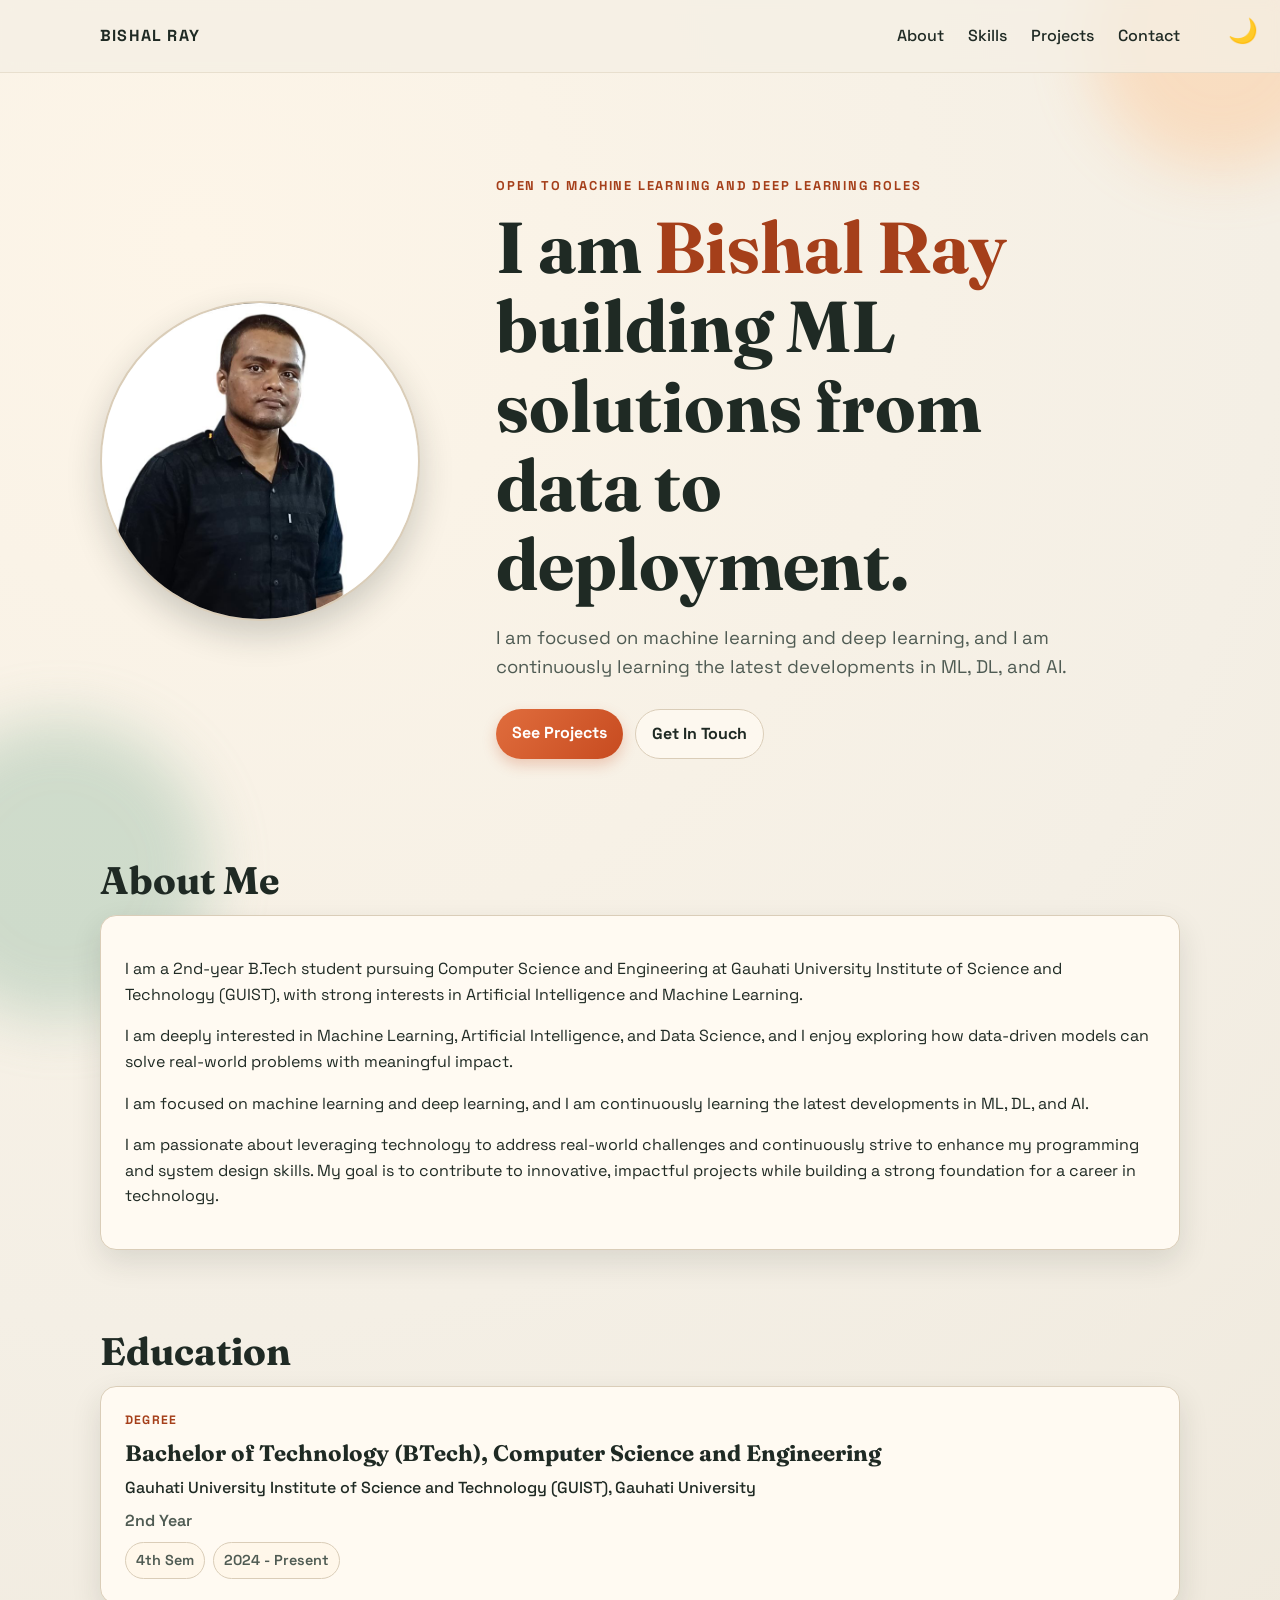
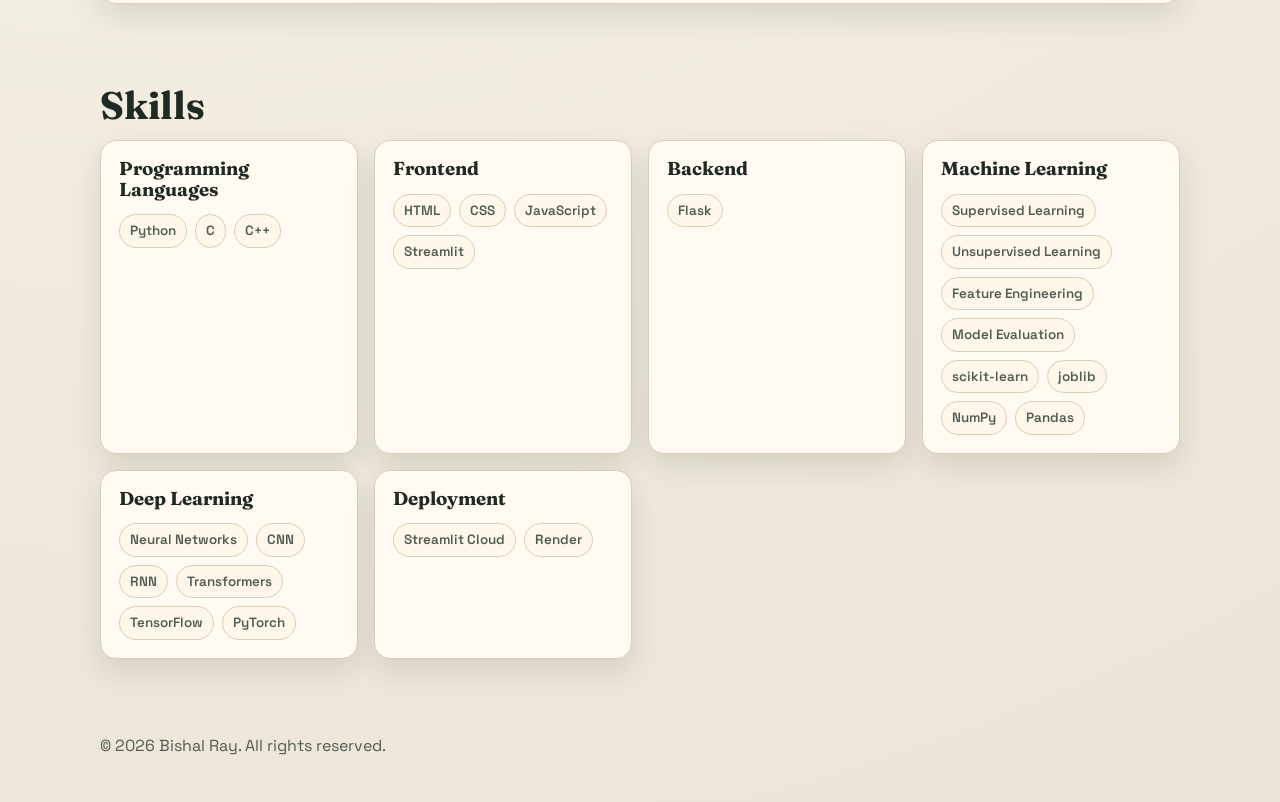
<file: index.html>
<!doctype html>
<html lang="en">
  <head>
    <meta charset="UTF-8" />
    <meta name="viewport" content="width=device-width, initial-scale=1.0" />
    <title>Bishal Ray | Machine Learning and Deep Learning Portfolio</title>
    <meta
      name="description"
      content="Machine learning and deep learning portfolio showcasing projects, skills, and contact information."
    />

    <link rel="preconnect" href="https://fonts.googleapis.com" />
    <link rel="preconnect" href="https://fonts.gstatic.com" crossorigin />
    <link
      href="https://fonts.googleapis.com/css2?family=Fraunces:opsz,wght@9..144,600;9..144,800&family=Space+Grotesk:wght@400;500;700&display=swap"
      rel="stylesheet"
    />

    <link rel="stylesheet" href="styles.css" />
  </head>
  <body>
    <div class="bg-shape bg-shape-1" aria-hidden="true"></div>
    <div class="bg-shape bg-shape-2" aria-hidden="true"></div>

    <header class="site-header">
          <button id="theme-toggle" aria-label="Toggle light/dark mode">🌙</button>
      <nav class="nav container">
        <a href="index.html" class="brand">BISHAL RAY</a>
        <button class="menu-toggle" aria-label="Toggle menu" aria-expanded="false">
          <span></span><span></span><span></span>
        </button>
        <ul class="nav-links">
          <li><a href="#about">About</a></li>
          <li><a href="#skills">Skills</a></li>
          <li><a href="projects.html">Projects</a></li>
          <li><a href="contact.html">Contact</a></li>
        </ul>
      </nav>
    </header>

    <main id="top">
      <section class="hero container reveal">
        <div class="hero-layout">
          <div class="hero-text">
            <p class="kicker">Open to Machine Learning and Deep Learning Roles</p>
            <h1>
              I am
              <span>Bishal Ray</span>
              building ML solutions from data to deployment.
            </h1>
            <p class="hero-copy">
              I am focused on machine learning and deep learning, and I am continuously learning the latest
              developments in ML, DL, and AI.
            </p>
            <div class="hero-cta">
              <a class="btn btn-primary" href="projects.html">See Projects</a>
              <a class="btn btn-ghost" href="contact.html">Get In Touch</a>
            </div>
          </div>
          <div class="hero-photo-wrap">
            <img
              src="profile.jpg"
              alt="Portrait of Bishal Ray"
              class="hero-photo"
              onerror="this.style.display='none';this.nextElementSibling.style.display='grid';"
            />
            <div class="photo-missing">Add profile.jpg in this folder</div>
          </div>
        </div>
      </section>

      <section id="about" class="section container reveal">
        <div class="section-head">
          <h2>About Me</h2>
        </div>
        <div class="card">
          <p>
            I am a 2nd-year B.Tech student pursuing Computer Science and Engineering at Gauhati University Institute of Science and Technology (GUIST), with strong interests in Artificial Intelligence and Machine Learning.
          </p>
          <p>
            I am deeply interested in Machine Learning, Artificial Intelligence, and Data Science, and I enjoy exploring
            how data-driven models can solve real-world problems with meaningful impact.
          </p>
          <p>
            I am focused on machine learning and deep learning, and I am continuously learning the latest developments
            in ML, DL, and AI.
          </p>
          <p>
            I am passionate about leveraging technology to address real-world challenges and continuously strive to
            enhance my programming and system design skills. My goal is to contribute to innovative, impactful projects
            while building a strong foundation for a career in technology.
          </p>
        </div>
      </section>

      <section id="education" class="section container reveal">
        <div class="section-head">
          <h2>Education</h2>
        </div>
        <div class="card education-card">
          <p class="education-label">Degree</p>
          <h3 class="education-degree">Bachelor of Technology (BTech), Computer Science and Engineering</h3>
          <p class="education-school">Gauhati University Institute of Science and Technology (GUIST), Gauhati University</p>
          <p class="education-year">2nd Year</p>
          <div class="education-tags">
            <span class="education-duration">4th Sem</span>
            <span class="education-duration">2024 - Present</span>
          </div>
        </div>
      </section>

      <section id="skills" class="section container reveal">
        <div class="section-head">
          <h2>Skills</h2>
        </div>
        <div class="skills-grid">
          <article class="skill-card">
            <h3>Programming Languages</h3>
            <div class="skill-bubbles">
              <span class="skill-bubble">Python</span>
              <span class="skill-bubble">C</span>
              <span class="skill-bubble">C++</span>
            </div>
          </article>
          <article class="skill-card">
            <h3>Frontend</h3>
            <div class="skill-bubbles">
              <span class="skill-bubble">HTML</span>
              <span class="skill-bubble">CSS</span>
              <span class="skill-bubble">JavaScript</span>
              <span class="skill-bubble">Streamlit</span>
            </div>
          </article>
          <article class="skill-card">
            <h3>Backend</h3>
            <div class="skill-bubbles">
              <span class="skill-bubble">Flask</span>
            </div>
          </article>
          <article class="skill-card">
            <h3>Machine Learning</h3>
            <div class="skill-bubbles">
              <span class="skill-bubble">Supervised Learning</span>
              <span class="skill-bubble">Unsupervised Learning</span>
              <span class="skill-bubble">Feature Engineering</span>
              <span class="skill-bubble">Model Evaluation</span>
              <span class="skill-bubble">scikit-learn</span>
              <span class="skill-bubble">joblib</span>
              <span class="skill-bubble">NumPy</span>
              <span class="skill-bubble">Pandas</span>
            </div>
          </article>
          <article class="skill-card">
            <h3>Deep Learning</h3>
            <div class="skill-bubbles">
              <span class="skill-bubble">Neural Networks</span>
              <span class="skill-bubble">CNN</span>
              <span class="skill-bubble">RNN</span>
              <span class="skill-bubble">Transformers</span>
              <span class="skill-bubble">TensorFlow</span>
              <span class="skill-bubble">PyTorch</span>
            </div>
          </article>
          <article class="skill-card">
            <h3>Deployment</h3>
            <div class="skill-bubbles">
              <span class="skill-bubble">Streamlit Cloud</span>
              <span class="skill-bubble">Render</span>
            </div>
          </article>
        
        </div>
      </section>

    </main>

    <footer class="site-footer container">
      <p>&copy; <span id="year"></span> Bishal Ray. All rights reserved.</p>
    </footer>

    <script src="script.js"></script>
    <script>
    // Theme toggle logic
    const toggleBtn = document.getElementById('theme-toggle');
    const prefersDark = window.matchMedia('(prefers-color-scheme: dark)').matches;
    const savedTheme = localStorage.getItem('theme');
    if (savedTheme === 'dark' || (!savedTheme && prefersDark)) {
      document.documentElement.classList.add('dark-mode');
      toggleBtn.textContent = '☀️';
    }
    toggleBtn.addEventListener('click', () => {
      document.documentElement.classList.toggle('dark-mode');
      const isDark = document.documentElement.classList.contains('dark-mode');
      toggleBtn.textContent = isDark ? '☀️' : '🌙';
      localStorage.setItem('theme', isDark ? 'dark' : 'light');
    });
    </script>
  </body>
</html>
</file>
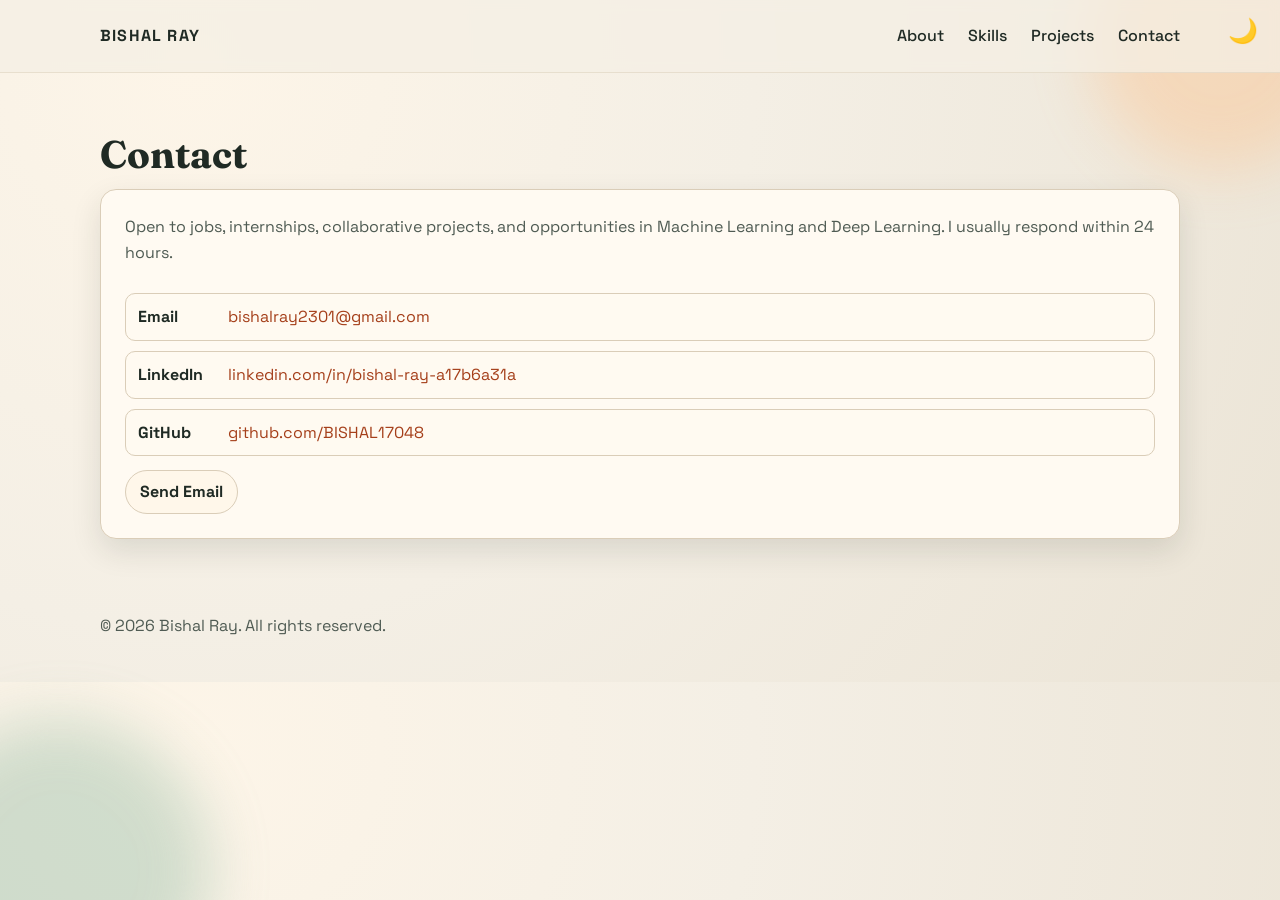
<file: contact.html>
<!doctype html>
<html lang="en">
  <head>
    <meta charset="UTF-8" />
    <meta name="viewport" content="width=device-width, initial-scale=1.0" />
    <title>Contact | Bishal Ray</title>
    <meta name="description" content="Contact Bishal Ray for ML and DL opportunities." />
    <link rel="preconnect" href="https://fonts.googleapis.com" />
    <link rel="preconnect" href="https://fonts.gstatic.com" crossorigin />
    <link
      href="https://fonts.googleapis.com/css2?family=Fraunces:opsz,wght@9..144,600;9..144,800&family=Space+Grotesk:wght@400;500;700&display=swap"
      rel="stylesheet"
    />
    <link rel="stylesheet" href="styles.css" />
  </head>
  <body>
    <div class="bg-shape bg-shape-1" aria-hidden="true"></div>
    <div class="bg-shape bg-shape-2" aria-hidden="true"></div>

    <header class="site-header">
      <button id="theme-toggle" aria-label="Toggle light/dark mode">🌙</button>
      <nav class="nav container">
        <a href="index.html" class="brand">BISHAL RAY</a>
        <button class="menu-toggle" aria-label="Toggle menu" aria-expanded="false">
          <span></span><span></span><span></span>
        </button>
        <ul class="nav-links">
          <li><a href="index.html#about">About</a></li>
          <li><a href="index.html#skills">Skills</a></li>
          <li><a href="projects.html">Projects</a></li>
          <li><a href="contact.html">Contact</a></li>
        </ul>
      </nav>
    </header>

    <main class="page-main">
      <section class="section container reveal">
        <div class="section-head">
          <h2>Contact</h2>
        </div>
        <div class="card contact-card">
          <p class="contact-lead">
            Open to jobs, internships, collaborative projects, and opportunities in Machine Learning and Deep Learning.
            I usually respond within 24 hours.
          </p>
          <ul class="contact-list">
            <li>
              <span class="contact-label">Email</span>
              <a class="contact-value" href="mailto:bishalray2301@gmail.com">bishalray2301@gmail.com</a>
            </li>
            <li>
              <span class="contact-label">LinkedIn</span>
              <a class="contact-value" href="https://www.linkedin.com/in/bishal-ray-a17b6a31a" target="_blank" rel="noopener noreferrer">linkedin.com/in/bishal-ray-a17b6a31a</a>
            </li>
            <li>
              <span class="contact-label">GitHub</span>
              <a class="contact-value" href="https://github.com/BISHAL17048" target="_blank" rel="noopener noreferrer">github.com/BISHAL17048</a>
            </li>
          </ul>
          <div class="contact-actions">
            <a class="contact-chip" href="https://mail.google.com/mail/?view=cm&fs=1&to=bishalray2301@gmail.com" target="_blank" rel="noopener noreferrer">Send Email</a>
          </div>
        </div>
      </section>
    </main>

    <footer class="site-footer container">
      <p>&copy; <span id="year"></span> Bishal Ray. All rights reserved.</p>
    </footer>

    <script src="script.js"></script>
    <script>
    // Theme toggle logic
    const toggleBtn = document.getElementById('theme-toggle');
    const prefersDark = window.matchMedia('(prefers-color-scheme: dark)').matches;
    const savedTheme = localStorage.getItem('theme');
    if (savedTheme === 'dark' || (!savedTheme && prefersDark)) {
      document.documentElement.classList.add('dark-mode');
      toggleBtn.textContent = '☀️';
    }
    toggleBtn.addEventListener('click', () => {
      document.documentElement.classList.toggle('dark-mode');
      const isDark = document.documentElement.classList.contains('dark-mode');
      toggleBtn.textContent = isDark ? '☀️' : '🌙';
      localStorage.setItem('theme', isDark ? 'dark' : 'light');
    });
    </script>
  </body>
</html>
</file>
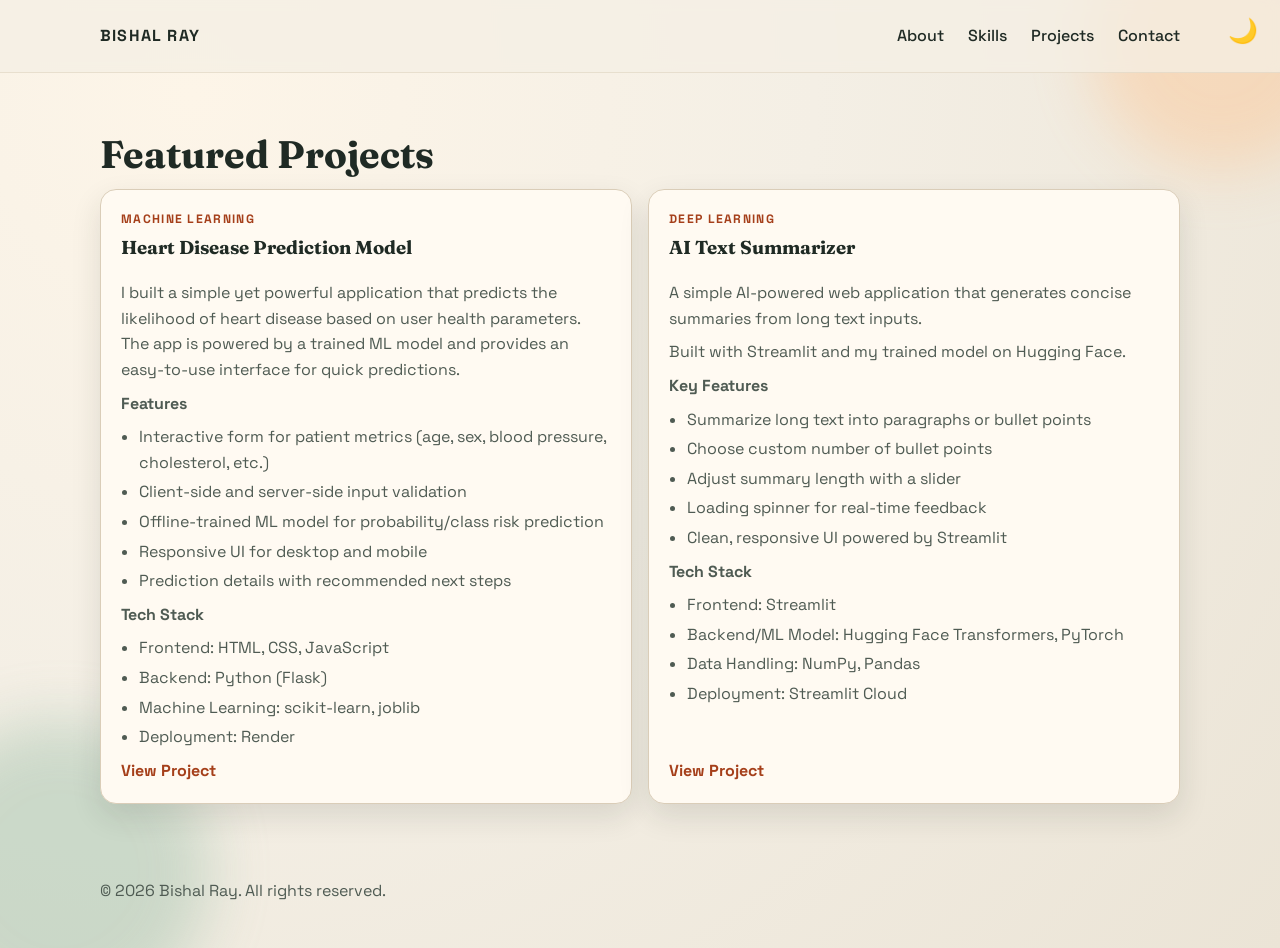
<file: projects.html>
<!doctype html>
<html lang="en">
  <head>
    <meta charset="UTF-8" />
    <meta name="viewport" content="width=device-width, initial-scale=1.0" />
    <title>Projects | Bishal Ray</title>
    <meta name="description" content="Featured machine learning and deep learning projects by Bishal Ray." />
    <link rel="preconnect" href="https://fonts.googleapis.com" />
    <link rel="preconnect" href="https://fonts.gstatic.com" crossorigin />
    <link
      href="https://fonts.googleapis.com/css2?family=Fraunces:opsz,wght@9..144,600;9..144,800&family=Space+Grotesk:wght@400;500;700&display=swap"
      rel="stylesheet"
    />
    <link rel="stylesheet" href="styles.css" />
  </head>
  <body>
    <div class="bg-shape bg-shape-1" aria-hidden="true"></div>
    <div class="bg-shape bg-shape-2" aria-hidden="true"></div>

    <header class="site-header">
      <button id="theme-toggle" aria-label="Toggle light/dark mode">🌙</button>
      <nav class="nav container">
        <a href="index.html" class="brand">BISHAL RAY</a>
        <button class="menu-toggle" aria-label="Toggle menu" aria-expanded="false">
          <span></span><span></span><span></span>
        </button>
        <ul class="nav-links">
          <li><a href="index.html#about">About</a></li>
          <li><a href="index.html#skills">Skills</a></li>
          <li><a href="projects.html">Projects</a></li>
          <li><a href="contact.html">Contact</a></li>
        </ul>
      </nav>
    </header>

    <main class="page-main">
      <section class="section container reveal">
        <div class="section-head">
          <h2>Featured Projects</h2>
        </div>
        <div class="projects-grid">
          <article class="project-card">
            <p class="tag">Machine Learning</p>
            <h3>Heart Disease Prediction Model</h3>
            <p>
              I built a simple yet powerful application that predicts the likelihood of heart disease based on user
              health parameters. The app is powered by a trained ML model and provides an easy-to-use interface for
              quick predictions.
            </p>
            <p class="project-meta-title">Features</p>
            <ul class="project-list">
              <li>Interactive form for patient metrics (age, sex, blood pressure, cholesterol, etc.)</li>
              <li>Client-side and server-side input validation</li>
              <li>Offline-trained ML model for probability/class risk prediction</li>
              <li>Responsive UI for desktop and mobile</li>
              <li>Prediction details with recommended next steps</li>
            </ul>
            <p class="project-meta-title">Tech Stack</p>
            <ul class="project-list">
              <li>Frontend: HTML, CSS, JavaScript</li>
              <li>Backend: Python (Flask)</li>
              <li>Machine Learning: scikit-learn, joblib</li>
              <li>Deployment: Render</li>
            </ul>
            <a href="https://github.com/BISHAL17048/Heart-Disease-prediction-model" target="_blank" rel="noopener noreferrer" aria-label="Open Heart Disease Prediction Model">View Project</a>
          </article>
          <article class="project-card">
            <p class="tag">Deep Learning</p>
            <h3>AI Text Summarizer</h3>
            <p>
              A simple AI-powered web application that generates concise summaries from long text inputs.
            </p>
            <p>
              Built with Streamlit and my trained model on Hugging Face.
            </p>
            <p class="project-meta-title">Key Features</p>
            <ul class="project-list">
              <li>Summarize long text into paragraphs or bullet points</li>
              <li>Choose custom number of bullet points</li>
              <li>Adjust summary length with a slider</li>
              <li>Loading spinner for real-time feedback</li>
              <li>Clean, responsive UI powered by Streamlit</li>
            </ul>
            <p class="project-meta-title">Tech Stack</p>
            <ul class="project-list">
              <li>Frontend: Streamlit</li>
              <li>Backend/ML Model: Hugging Face Transformers, PyTorch</li>
              <li>Data Handling: NumPy, Pandas</li>
              <li>Deployment: Streamlit Cloud</li>
            </ul>
            <a href="https://github.com/BISHAL17048/AI-Text-Summarizer" target="_blank" rel="noopener noreferrer" aria-label="Open AI Text Summarizer">View Project</a>
          </article>
        </div>
      </section>
    </main>

    <footer class="site-footer container">
      <p>&copy; <span id="year"></span> Bishal Ray. All rights reserved.</p>
    </footer>

    <script src="script.js"></script>
    <script>
    // Theme toggle logic
    const toggleBtn = document.getElementById('theme-toggle');
    const prefersDark = window.matchMedia('(prefers-color-scheme: dark)').matches;
    const savedTheme = localStorage.getItem('theme');
    if (savedTheme === 'dark' || (!savedTheme && prefersDark)) {
      document.documentElement.classList.add('dark-mode');
      toggleBtn.textContent = '☀️';
    }
    toggleBtn.addEventListener('click', () => {
      document.documentElement.classList.toggle('dark-mode');
      const isDark = document.documentElement.classList.contains('dark-mode');
      toggleBtn.textContent = isDark ? '☀️' : '🌙';
      localStorage.setItem('theme', isDark ? 'dark' : 'light');
    });
    </script>
  </body>
</html>
</file>
<file: styles.css>
/* Light/Dark mode toggle */
body,
.site-header,
.card,
.skill-card,
.project-card,
.nav-links,
.skill-bubble,
.education-duration,
.contact-chip,
.contact-list li,
.photo-missing,
.btn-ghost {
  transition: background 0.3s, color 0.3s, border-color 0.3s;
}

#theme-toggle {
  position: absolute;
  top: 1rem;
  right: 1rem;
  background: none;
  border: none;
  font-size: 1.5rem;
  cursor: pointer;
  z-index: 100;
}

/* Dark mode: override CSS variables so every var(--x) element switches automatically */
html.dark-mode {
  --bg: #181a1b;
  --paper: #23272a;
  --ink: #e0e0e0;
  --muted: #9aa5a0;
  --accent: #f08050;
  --accent-dark: #f4a070;
  --line: #3a4045;
  --shadow: 0 12px 30px rgba(0, 0, 0, 0.4);
}

html.dark-mode body {
  background: radial-gradient(circle at 15% 10%, #1e2122 0%, #181a1b 45%, #131516 100%);
  color: var(--ink);
}

html.dark-mode .site-header {
  background: rgba(24, 26, 27, 0.85);
  border-bottom-color: rgba(58, 64, 69, 0.6);
}

html.dark-mode .skill-bubble,
html.dark-mode .education-duration,
html.dark-mode .contact-chip {
  background: #2a3035;
  border-color: var(--line);
  color: var(--ink);
}

html.dark-mode .btn-ghost {
  background: rgba(35, 39, 42, 0.85);
  border-color: var(--line);
  color: var(--ink);
}

html.dark-mode .contact-list li {
  background: rgba(35, 39, 42, 0.7);
}

html.dark-mode .photo-missing {
  background: #23272a;
}

html.dark-mode .bg-shape-1 {
  background: #7a3a1a;
}

html.dark-mode .bg-shape-2 {
  background: #1e3a2a;
}

html.dark-mode .nav-links {
  background: var(--paper);
}
:root {
  --bg: #f4efe5;
  --paper: #fffaf2;
  --ink: #1f2a24;
  --muted: #4f5b53;
  --accent: #da5a2a;
  --accent-dark: #a53f1a;
  --line: #dacdb8;
  --shadow: 0 12px 30px rgba(31, 42, 36, 0.12);
}

* {
  box-sizing: border-box;
}

html,
body {
  margin: 0;
  padding: 0;
}

body {
  font-family: "Space Grotesk", sans-serif;
  color: var(--ink);
  background: radial-gradient(circle at 15% 10%, #fdf5e8 0%, #f4efe5 45%, #ebe4d6 100%);
  line-height: 1.6;
  overflow-x: hidden;
}

.bg-shape {
  position: fixed;
  z-index: -1;
  border-radius: 50%;
  filter: blur(30px);
  opacity: 0.38;
}

.bg-shape-1 {
  width: 260px;
  height: 260px;
  background: #ffbf86;
  top: -90px;
  right: -70px;
}

.bg-shape-2 {
  width: 300px;
  height: 300px;
  background: #8db7a0;
  bottom: -120px;
  left: -90px;
}

.container {
  width: min(1080px, 92%);
  margin: 0 auto;
}

.site-header {
  position: sticky;
  top: 0;
  backdrop-filter: blur(6px);
  background: rgba(244, 239, 229, 0.75);
  border-bottom: 1px solid rgba(218, 205, 184, 0.5);
  z-index: 20;
}

.nav {
  display: flex;
  align-items: center;
  justify-content: space-between;
  min-height: 72px;
  gap: 16px;
}

.brand {
  color: var(--ink);
  text-decoration: none;
  font-weight: 700;
  letter-spacing: 1.2px;
}

.nav-links {
  list-style: none;
  display: flex;
  gap: 24px;
  margin: 0;
  padding: 0;
}

.nav-links a {
  color: var(--ink);
  text-decoration: none;
  font-weight: 500;
  position: relative;
}

.nav-links a::after {
  content: "";
  position: absolute;
  left: 0;
  bottom: -3px;
  width: 100%;
  height: 2px;
  background: var(--accent);
  transform: scaleX(0);
  transform-origin: left;
  transition: transform 0.22s ease;
}

.nav-links a:hover::after {
  transform: scaleX(1);
}

.menu-toggle {
  display: none;
  background: transparent;
  border: 0;
  cursor: pointer;
  padding: 4px;
}

.menu-toggle span {
  display: block;
  width: 24px;
  height: 2px;
  background: var(--ink);
  margin: 5px 0;
}

.hero {
  padding: 90px 0 60px;
}

.hero-layout {
  display: grid;
  grid-template-columns: minmax(240px, 340px) minmax(0, 1fr);
  align-items: center;
  gap: 56px;
}

.hero-text {
  order: 2;
  justify-self: start;
  max-width: 62ch;
}

.hero-photo-wrap {
  order: 1;
  display: flex;
  justify-content: center;
  justify-self: start;
  width: clamp(220px, 30vw, 320px);
  aspect-ratio: 1 / 1;
  margin-inline: 0;
  border-radius: 50%;
  overflow: hidden;
  border: 2px solid var(--line);
  box-shadow: 0 14px 34px rgba(31, 42, 36, 0.2);
  background: #eee8dc;
}

.hero-photo {
  width: 100%;
  height: 100%;
  object-fit: cover;
  object-position: center 15%;
  transform: scale(1.1);
  transform-origin: center top;
}

.photo-missing {
  width: 100%;
  height: 100%;
  display: none;
  place-items: center;
  text-align: center;
  padding: 18px;
  border-radius: inherit;
  border: 0;
  background: #f3ead9;
  color: var(--muted);
  font-weight: 600;
}

.kicker {
  text-transform: uppercase;
  letter-spacing: 1.8px;
  color: var(--accent-dark);
  font-size: 0.8rem;
  font-weight: 700;
  margin-bottom: 12px;
}

h1,
h2,
h3 {
  font-family: "Fraunces", serif;
  line-height: 1.1;
  margin: 0 0 14px;
}

h1 {
  font-size: clamp(2rem, 6vw, 4.5rem);
  max-width: 13ch;
}

h1 span {
  color: var(--accent-dark);
}

.hero-copy {
  color: var(--muted);
  max-width: 62ch;
  font-size: clamp(1rem, 2vw, 1.15rem);
}

.hero-cta {
  margin-top: 28px;
  display: flex;
  gap: 12px;
  flex-wrap: wrap;
}

.btn {
  padding: 11px 16px;
  border-radius: 999px;
  text-decoration: none;
  font-weight: 700;
  transition: transform 0.2s ease, box-shadow 0.2s ease;
}

.btn:hover {
  transform: translateY(-2px);
}

.btn-primary {
  color: #fff;
  background: linear-gradient(130deg, #e06d3d, #c74b20);
  box-shadow: 0 6px 14px rgba(199, 75, 32, 0.25);
}

.btn-ghost {
  color: var(--ink);
  border: 1px solid var(--line);
  background: rgba(255, 250, 242, 0.75);
}

.section {
  padding: 40px 0;
}

.page-main {
  padding-top: 20px;
}

.section-head h2 {
  font-size: clamp(1.6rem, 4vw, 2.4rem);
}

.page-links-grid {
  display: grid;
  grid-template-columns: repeat(2, minmax(0, 1fr));
  gap: 16px;
}

.page-link-card {
  text-decoration: none;
  color: var(--ink);
  background: var(--paper);
  border: 1px solid var(--line);
  border-radius: 16px;
  box-shadow: var(--shadow);
  padding: 18px;
  transition: transform 0.2s ease, border-color 0.2s ease;
}

.page-link-card:hover {
  transform: translateY(-2px);
  border-color: var(--accent);
}

.page-link-card p {
  margin: 0;
  color: var(--muted);
}

.card,
.skill-card,
.project-card {
  background: var(--paper);
  border: 1px solid var(--line);
  border-radius: 16px;
  box-shadow: var(--shadow);
}

.card {
  padding: 24px;
}

.skills-grid,
.projects-grid {
  display: grid;
  gap: 16px;
}

.skills-grid {
  grid-template-columns: repeat(auto-fit, minmax(220px, 1fr));
}

.skill-card {
  padding: 18px;
}

.skill-bubbles {
  display: flex;
  flex-wrap: wrap;
  gap: 8px;
}

.skill-bubble {
  display: inline-flex;
  align-items: center;
  padding: 5px 10px;
  border-radius: 999px;
  border: 1px solid var(--line);
  background: #fff7ea;
  color: var(--muted);
  font-size: 0.84rem;
  font-weight: 600;
}

.stack-label {
  margin: 10px 0 6px;
  color: var(--ink);
  font-size: 0.8rem;
  font-weight: 700;
  text-transform: uppercase;
  letter-spacing: 0.8px;
}

.projects-grid {
  grid-template-columns: repeat(2, minmax(0, 1fr));
}

.project-card {
  padding: 20px;
  display: flex;
  flex-direction: column;
  gap: 8px;
}

.project-card .tag {
  margin: 0;
  font-size: 0.76rem;
  text-transform: uppercase;
  letter-spacing: 1.3px;
  color: var(--accent-dark);
  font-weight: 700;
}

.project-card p {
  color: var(--muted);
  margin: 0;
}

.project-meta-title {
  color: var(--ink);
  font-weight: 700;
  margin-top: 2px;
}

.project-list {
  margin: 0;
  padding-left: 18px;
  color: var(--muted);
  display: grid;
  gap: 4px;
}

.project-card a {
  margin-top: auto;
  color: var(--accent-dark);
  font-weight: 700;
  text-decoration: none;
}

.education-card {
  display: grid;
  gap: 8px;
}

.education-label {
  margin: 0;
  font-size: 0.76rem;
  text-transform: uppercase;
  letter-spacing: 1.2px;
  color: var(--accent-dark);
  font-weight: 700;
}

.education-degree {
  margin: 0;
  font-size: clamp(1.1rem, 2.3vw, 1.4rem);
  line-height: 1.25;
}

.education-school {
  margin: 0;
  color: var(--ink);
  font-weight: 500;
}

.education-year {
  margin: 0;
  color: var(--muted);
  font-weight: 600;
}

.education-tags {
  display: flex;
  flex-wrap: wrap;
  gap: 8px;
}

.education-duration {
  width: fit-content;
  margin: 0;
  padding: 6px 10px;
  border-radius: 999px;
  border: 1px solid var(--line);
  background: #fff7ea;
  color: var(--muted);
  font-weight: 600;
  font-size: 0.9rem;
}

.contact-card ul {
  list-style: none;
  padding: 0;
  margin: 14px 0 0;
}

.contact-card {
  display: grid;
  gap: 14px;
}

.contact-lead {
  margin: 0;
  color: var(--muted);
}

.contact-list {
  list-style: none;
  padding: 0;
  margin: 0;
  display: grid;
  gap: 10px;
}

.contact-list li {
  display: flex;
  align-items: center;
  gap: 12px;
  padding: 10px 12px;
  border: 1px solid var(--line);
  border-radius: 10px;
  background: rgba(255, 250, 242, 0.6);
}

.contact-label {
  font-weight: 700;
  color: var(--ink);
  min-width: 78px;
}

.contact-value {
  color: var(--accent-dark);
  text-decoration: none;
  word-break: break-word;
}

.contact-value:hover {
  text-decoration: underline;
}

.contact-actions {
  display: flex;
  flex-wrap: wrap;
  gap: 10px;
}

.contact-chip {
  padding: 8px 14px;
  border-radius: 999px;
  border: 1px solid var(--line);
  text-decoration: none;
  font-weight: 700;
  color: var(--ink);
  background: #fff7ea;
}

.contact-chip:hover {
  border-color: var(--accent-dark);
}

.site-footer {
  padding: 18px 0 28px;
  color: var(--muted);
}

.reveal {
  opacity: 0;
  transform: translateY(16px);
  animation: fadeUp 0.65s ease forwards;
}

.reveal:nth-of-type(2) {
  animation-delay: 0.08s;
}

.reveal:nth-of-type(3) {
  animation-delay: 0.16s;
}

.reveal:nth-of-type(4) {
  animation-delay: 0.24s;
}

.reveal:nth-of-type(5) {
  animation-delay: 0.32s;
}

@keyframes fadeUp {
  to {
    opacity: 1;
    transform: translateY(0);
  }
}

@media (max-width: 900px) {
  .page-links-grid {
    grid-template-columns: 1fr;
  }

  .hero-layout {
    grid-template-columns: 1fr;
    gap: 20px;
  }

  .hero-text {
    order: 1;
  }

  .hero-photo-wrap {
    order: 2;
    width: min(70vw, 300px);
    margin-inline: auto;
  }

  .hero-photo {
    object-position: center 15%;
    transform: scale(1.1);
    transform-origin: center top;
  }

  .projects-grid {
    grid-template-columns: 1fr;
  }
}

@media (max-width: 680px) {
  .menu-toggle {
    display: block;
  }

  .nav-links {
    position: absolute;
    top: 72px;
    right: 4%;
    width: min(250px, 92vw);
    flex-direction: column;
    background: var(--paper);
    border: 1px solid var(--line);
    box-shadow: var(--shadow);
    border-radius: 12px;
    padding: 10px 14px;
    opacity: 0;
    transform: translateY(-8px);
    pointer-events: none;
    transition: opacity 0.2s ease, transform 0.2s ease;
  }

  .nav-links.open {
    opacity: 1;
    transform: translateY(0);
    pointer-events: auto;
  }

  .hero {
    padding-top: 70px;
  }

  .hero-photo-wrap {
    width: min(82vw, 280px);
  }

  .hero-photo {
    object-position: center 15%;
    transform: scale(1.1);
    transform-origin: center top;
  }

  .skills-grid {
    grid-template-columns: 1fr;
  }
}
</file>
